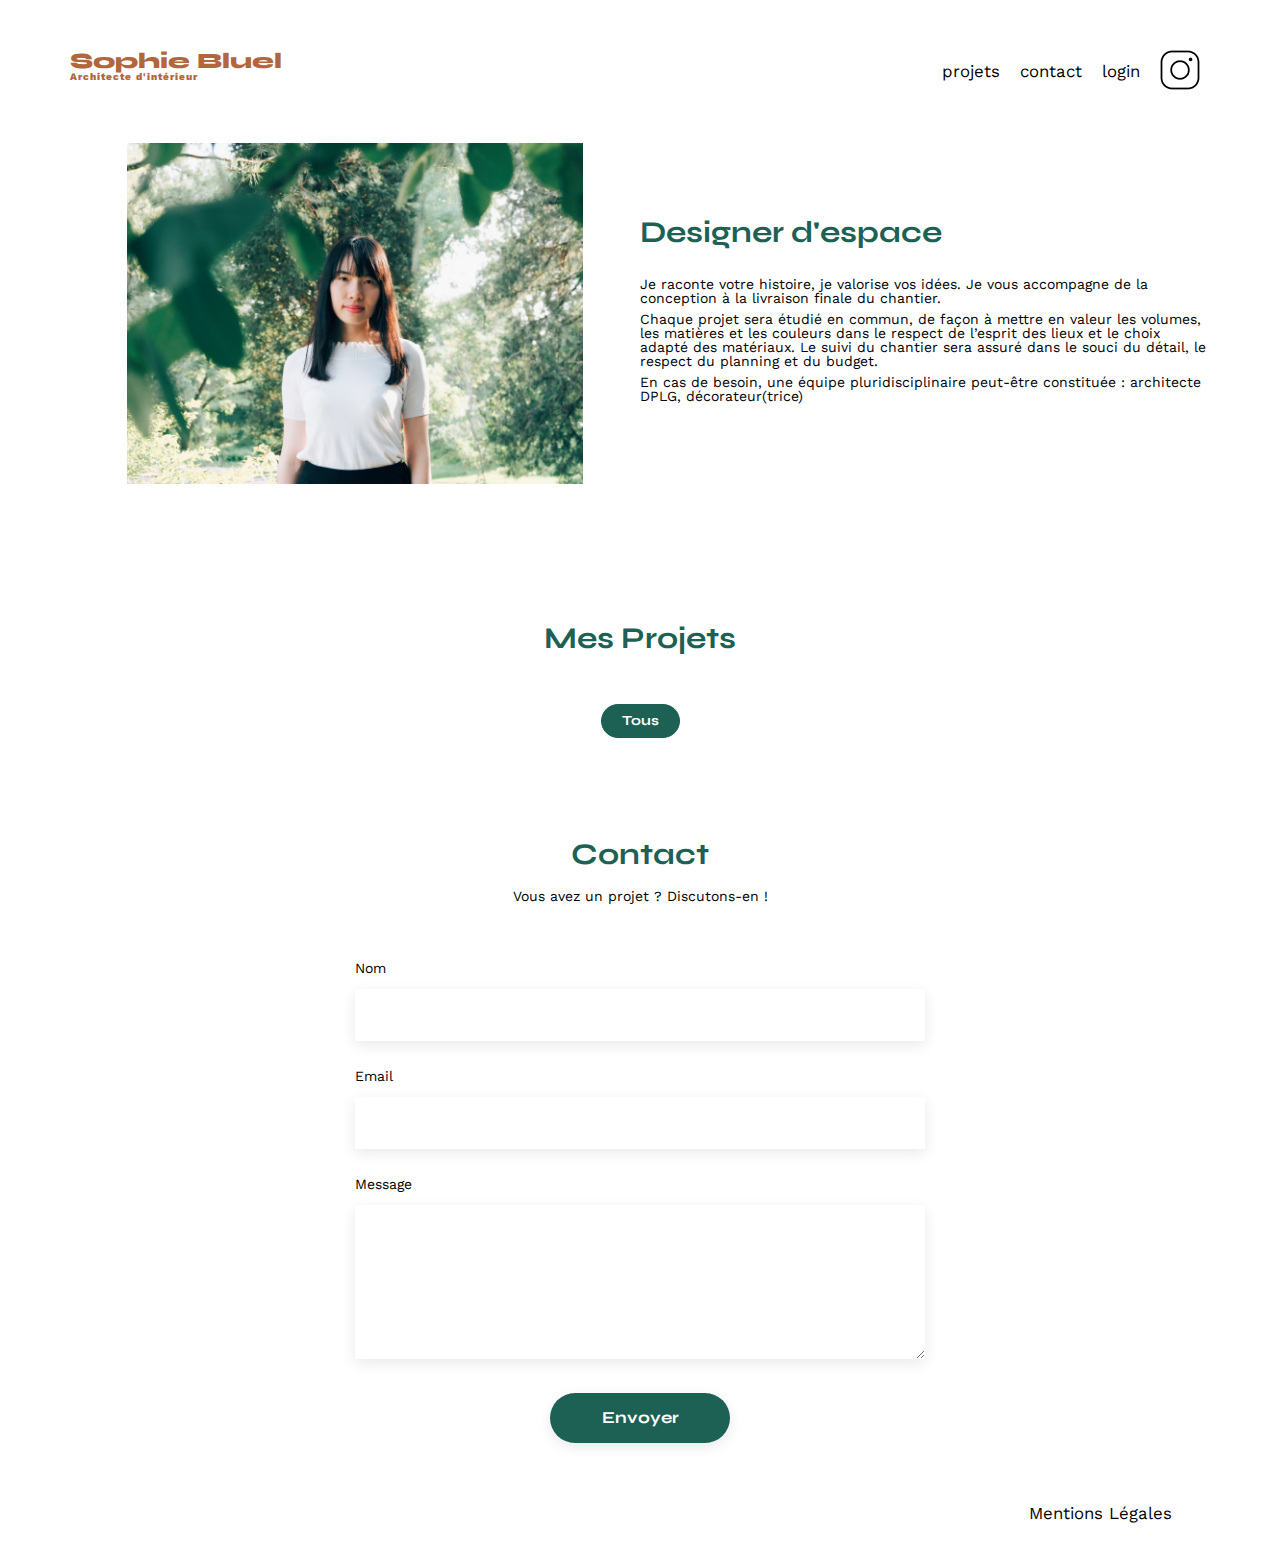
<file: index.html>
<!DOCTYPE html>
<html lang="fr">
<head>
	<meta charset="UTF-8">
	<title>Sophie Bluel - Architecte d'intérieur</title>
	<meta name="viewport" content="width=device-width, initial-scale=1.0">
	<link rel="preconnect" href="https://fonts.googleapis.com">
	<link rel="preconnect" href="https://fonts.gstatic.com" crossorigin>
	<link href="https://fonts.googleapis.com/css2?family=Syne:wght@700;800&family=Work+Sans&display=swap" rel="stylesheet">
	<meta name="description" content="">
	<link rel="stylesheet" href="./assets/style.css">
	<link rel="stylesheet" href="https://cdnjs.cloudflare.com/ajax/libs/font-awesome/6.2.1/css/all.min.css"
        integrity="sha512-MV7K8+y+gLIBoVD59lQIYicR65iaqukzvf/nwasF0nqhPay5w/9lJmVM2hMDcnK1OnMGCdVK+iQrJ7lzPJQd1w=="
        crossorigin="anonymous" referrerpolicy="no-referrer" >
	<script src="./assets/scripts/script.js" defer></script>
</head>
<body>
<header>
 	<div class="edition hidden"><i class="fa-regular fa-pen-to-square"></i>Mode edition</div>
	<h1>Sophie Bluel <span>Architecte d'intérieur</span></h1>
	<nav>
		<ul>
			<li><a href="index.html#portfolio">projets</a></li>
			<li><a href="index.html#contact">contact</a></li>
			<li id="login"><a href="connexion.html">login</a></li>
			<li id="logout" class="hidden">logout</li>
			<li><img src="./assets/icons/instagram.png" alt="Instagram"></li>
		</ul>
	</nav>
</header>
<main>
	<section id="introduction">
		<figure>
			<img src="./assets/images/sophie-bluel.png" alt="">
		</figure>
		<article>
			<h2>Designer d'espace</h2>
			<p>Je raconte votre histoire, je valorise vos idées. Je vous accompagne de la conception à la livraison finale du chantier.</p>
			<p>Chaque projet sera étudié en commun, de façon à mettre en valeur les volumes, les matières et les couleurs dans le respect de l’esprit des lieux et le choix adapté des matériaux. Le suivi du chantier sera assuré dans le souci du détail, le respect du planning et du budget.</p>
			<p>En cas de besoin, une équipe pluridisciplinaire peut-être constituée : architecte DPLG, décorateur(trice)</p>
		</article>
	</section>
	<section id="portfolio">
		<div id="projets">
		<h2>Mes Projets</h2>
		
		</div>
		<div>
			<ul  class="categories">
				<li class="tri active" data-id="0">Tous</li>
			</ul>
		</div>
		<div class="gallery">
		</div>
	</section>
	<section id="contact">
		<h2>Contact</h2>
		<p>Vous avez un projet ? Discutons-en !</p>
		<form action="#" method="post">
			<label for="name">Nom</label>
			<input type="text" name="name" id="name">
			<label for="email">Email</label>
			<input type="email" name="email" id="email">
			<label for="message">Message</label>
			<textarea name="message" id="message" cols="30" rows="10"></textarea>
			<input type="submit" value="Envoyer">
		</form>
	</section>
</main>

 <dialog data-modal class="modalBox modalDel">
	<div class="modal">
	<div class="modal__nav"><a class="modal--close">&times;</a></div>
	<div class="modal__title">Galerie photo</div>
	<div class="modal__content"></div>
	<span class="addImg">Ajouter une photo</span>
	</div>
</dialog>





<dialog data-modal-add class="modalBox modalAdd">
	<div class="modal">
	<div class="modal__nav"><i class="fa-solid fa-arrow-left modal__return"></i><a class="modal--close">&times;</a></div>
	<div class="modal__title">Ajout photo</div>
	
	<form class="form">
		<div class="form__div">
		<div class="form__addPhoto">
			<div class="form__filler"><i class="fa-regular fa-image"></i></div>
			<label for="imgFile" class="form__btn">+ Ajouter Photo</label>
			<p class="form__subtext">jpg, png : 4mo max</p>
			<input type="file" name="imgFile" id="imgFile"  accept="image/jpeg, image/png, image/jpg">
			
		</div>
		<label for="titre" class="title">Titre</label>
		<input type="text" name="titre" id="titre">
		<label for="categorie" class="title">Categorie</label>
		<select name="categories" id="categories">
		</select>
		</div>
	<input type="submit" value="Valider" class="form__valid" id="form__valid" disabled>	
	</form>
</div>
</dialog>



<footer>
	<nav>
		<ul>
			<li>Mentions Légales</li>
		</ul>
	</nav>
</footer>
</body>
</html>
</file>
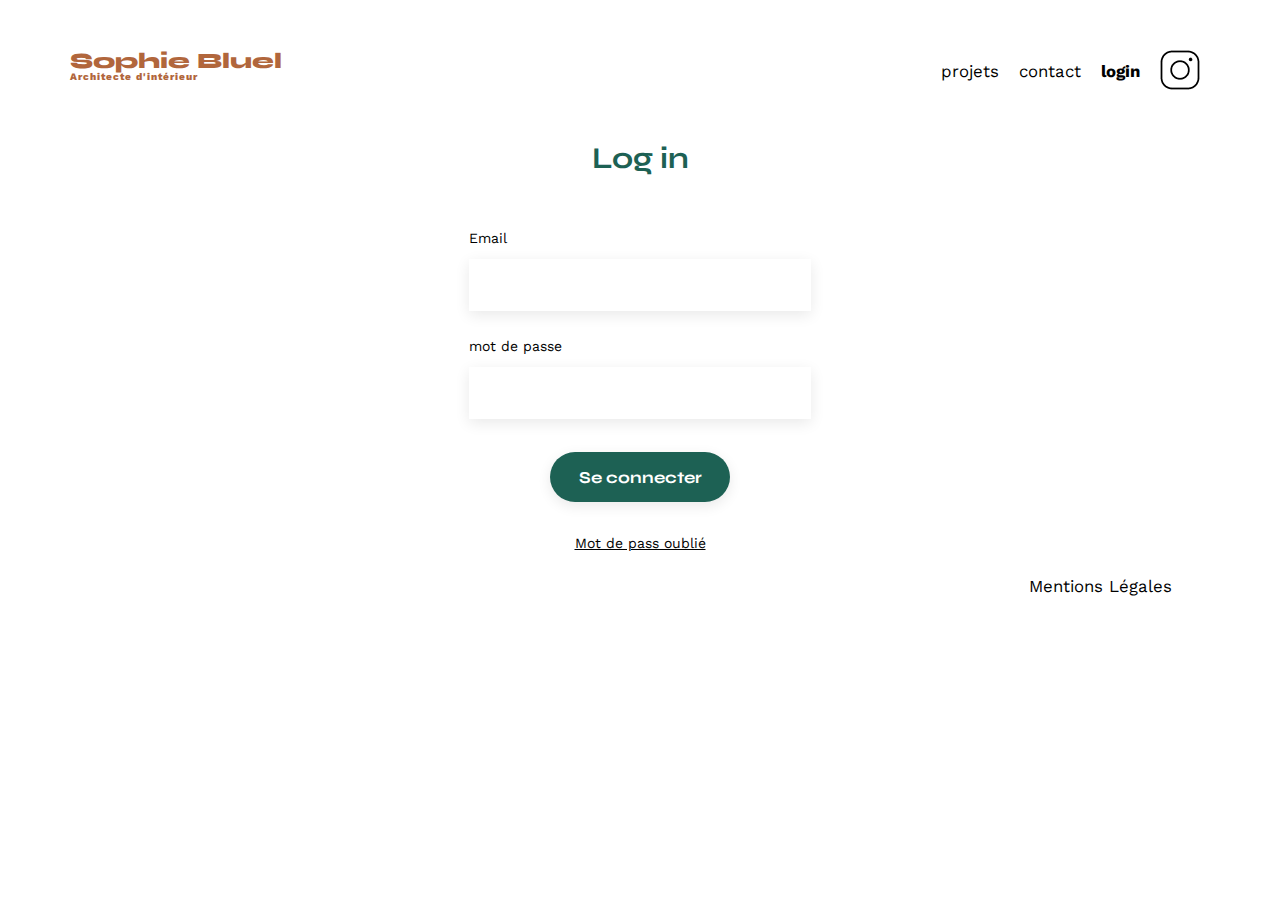
<file: connexion.html>
<!DOCTYPE html>
<html lang="fr">
<head>
	<meta charset="UTF-8">
	<title>Sophie Bluel - Architecte d'intérieur</title>
	<meta name="viewport" content="width=device-width, initial-scale=1.0">
	<link rel="preconnect" href="https://fonts.googleapis.com">
	<link rel="preconnect" href="https://fonts.gstatic.com" crossorigin>
	<link href="https://fonts.googleapis.com/css2?family=Syne:wght@700;800&family=Work+Sans&display=swap" rel="stylesheet">
	<meta name="description" content="">
	<link rel="stylesheet" href="./assets/style.css">
	<script src="./assets/scripts/login.js" defer></script>
</head>
<body>
<header>
	<h1>Sophie Bluel <span>Architecte d'intérieur</span></h1>
	<nav>
		<ul>
			<li><a href="index.html#portfolio">projets</a></li>
			<li><a href="index.html#contact">contact</a></li>
			<li class="strong">login</li>
			<li><img src="./assets/icons/instagram.png" alt="Instagram"></li>
		</ul>
	</nav>
</header>
<main>
	<section id="login">
		<h2>Log in</h2>
		<form action="#" method="post">
			<label for="email">Email</label>
			<input type="email" name="email" id="email">
            <label for="password">mot de passe</label>
			<input type="password" name="password" id="password">
			<input type="submit" value="Se connecter">
		</form>
        <p>Mot de pass oublié</p>
	</section>
</main>

<footer>
	<nav>
		<ul>
			<li>Mentions Légales</li>
		</ul>
	</nav>
</footer>
</body>
</html>
</file>
<file: assets/style.css>
/* http://meyerweb.com/eric/tools/css/reset/
   v2.0 | 20110126
   License: none (public domain)
*/

html, body, div, span, applet, object, iframe,
h1, h2, h3, h4, h5, h6, p, blockquote, pre,
a, abbr, acronym, address, big, cite, code,
del, dfn, em, img, ins, kbd, q, s, samp,
small, strike, strong, sub, sup, tt, var,
b, u, i, center,
dl, dt, dd, ol, ul, li,
fieldset, form, label, legend,
table, caption, tbody, tfoot, thead, tr, th, td,
article, aside, canvas, details, embed,
figure, figcaption, footer, header, hgroup,
menu, nav, output, ruby, section, summary,
time, mark, audio, video {
	margin: 0;
	padding: 0;
	border: 0;
	font-size: 100%;
	font: inherit;
	vertical-align: baseline;
	scroll-behavior: smooth;
}
/* HTML5 display-role reset for older browsers */
article, aside, details, figcaption, figure,
footer, header, hgroup, menu, nav, section {
	display: block;
}
body {
	line-height: 1;
}
ol, ul {
	list-style: none;

}
blockquote, q {
	quotes: none;
}
blockquote:before, blockquote:after,
q:before, q:after {
	content: '';
	content: none;
}
table {
	border-collapse: collapse;
	border-spacing: 0;
}
/** end reset css**/
body {
	max-width: 1140px;
	margin:auto;
	font-family: 'Work Sans' ;
	font-size: 14px;
}
header {
	display: flex;
	justify-content: space-between;
	margin: 50px 0;
/*	margin-top: 6rem;*/
}
section {
	margin: 50px 0
}

h1{
	display: flex;
	flex-direction: column;
	font-family: 'Syne';
	font-size: 22px;
	font-weight: 800;
	color: #B1663C
}

h1 > span {
	font-family: 'Work Sans';
	font-size:10px;
	letter-spacing: 0.1em;
;
}

h2{
	font-family: 'Syne';
	font-weight: 700;
	font-size: 30px;
	color: #1D6154
}
nav ul {
	display: flex;
	align-items: center;
	list-style-type: none;

}
nav li {
	padding: 0 10px;
	font-size: 1.2em;
}

a{
	text-decoration: none;
	color: black;
}

a:hover{
	color: #B1663C;
}

li:hover {
	color: #B1663C;
}
#introduction {
	display: flex;
	align-items: center;
}
#introduction figure {
	flex: 1
}
#introduction img {
	display: block;
	margin: auto;
	width: 80%;
}

#introduction article {
	flex: 1
}
#introduction h2 {
	margin-bottom: 1em;
}

#introduction p {
	margin-bottom: 0.5em;
}
#portfolio h2 {
	text-align: center;
	margin-bottom: 1em;
}
.gallery {
	width: 100%;
	display: grid;
	grid-template-columns: 1fr 1fr 1fr;
	grid-column-gap: 20px;
	grid-row-gap: 20px;
}

.gallery img {
	width: 100%;

}
#contact {
	width: 50%;
margin: auto;
}
#login {
	width: 30%;
margin: auto;
}
#login p{
	text-decoration: underline;
}
#contact > *, #login > * {
	text-align: center;

}
#contact h2, #login h2 {
	margin-bottom: 20px;
}
#contact form, #login form {
	text-align: left;
	margin-top:30px;
	display: flex;
	flex-direction: column;
}

#contact input, #login input, .modal input, .form select {
	height: 50px;
	font-size: 1.2em;
	border: none;
	box-shadow: 0px 4px 14px rgba(0, 0, 0, 0.09);
}
#contact label, #login label  {
	margin: 2em 0 1em 0;
}
#contact textarea, #login textarea {
	border: none;
	box-shadow: 0px 4px 14px rgba(0, 0, 0, 0.09);
}

input[type="submit"]{
	font-family: 'Syne';
	font-weight: 700;
	color: white;
	background-color: #1D6154;
	margin : 2em auto ;
	width: 180px;
	text-align: center;
	border-radius: 60px ;
}

footer nav ul {
	display: flex;
	justify-content: flex-end;
	margin: 2em
}

.categories {
	display: flex;
	justify-content: center;

}

.categories li{
	padding-block: 0.56rem ;
	padding-inline: 1.25rem;
	font-family: 'Syne';
	font-weight: 700;
	color: #1D6154;
	background-color: white;
	margin-inline : 0.62rem;
	margin-bottom: 3.19rem;
	text-align: center;
	border-radius: 60px ;
	border: solid 1px #1D6154;

}
.categories li:hover, .categories .active{
	color: white;
	background-color: #1D6154;
	cursor:default;
}

.warning{
	margin: 1rem;
	color: red;
	font-size: 1rem;
	font-size: 700;
}

.edition{
	position:absolute;
	display: flex;
	justify-content: center;
	align-items: center;
	left:0;
	top:0;
	width: 100%;
	height: 3.6rem;
	background-color: black;
	color: white;
}

.fa-pen-to-square{
	margin-inline: 0.71rem;
}

.hidden{
	display: none;
}

#logout{
	cursor: pointer;
}

#projets{
	position: relative;
}

#projets h2{
	position: relative;
	margin-bottom: 3.19rem;
	margin-top: 8.69rem;
}
#projets span{
	position: absolute;
	top: 50%;
  	left: 65%;
  	transform: translate(-50%, -50%);
	cursor: pointer;
}

.strong{
	font-weight: 700;
}


/* modales */ 

.modal{
	display: flex;
	flex-direction: column;
	justify-content: center;
	align-items: center;
	
	
}

.modalBox{
	border-radius: 10px;
	width: 630px;
	border: none;
	outline: none;
	box-shadow: 0px 4px 14px rgba(0, 0, 0, 0.09);

}

.modalBox::backdrop{
	background-color: rgba(0, 0, 0, 0.5);
}

.modal__nav{
	width: 90%;
	display: flex;
	justify-content: right;
	font-size: 1.5rem;
}

.modal__nav a{
	cursor: pointer;
}
.modal__nav a:hover{
	color: black;
}

/* .modalAdd{
	display: none;
}

.modalDel{
	display: none;
}
 */
.modalAdd .modal__nav{
	justify-content: space-between;
}

.modalAdd form{
	display: flex;
	flex-direction: column;
}

.modal__title{
	font-size: 1.62rem;
	font-weight: 400;
}

.modal__content{
	display: flex;
	flex-wrap: wrap;
	/* justify-content: center; */
	width: 72%;
	padding-bottom: 4.21rem;
	border-bottom:solid 2px #b3b3b3;
}

.modal__image{
	position: relative;
	width: 4.88rem;
	height: 6.50rem;
	margin-inline: 0.39rem;
	margin-top: 1.59rem;
}

.fa-trash-can{
	position:absolute;
	right: 0.3rem;
	top: 0.3rem;
	font-size: 0.7rem;
	color: white;
	background-color: black;
	padding: 0.25rem;
	border-radius: 3px;
}

.modal__image img{
	width: 4.88rem;
	height: 6.50rem;
	object-fit:fill;
}

.modal span {
	display: flex;
	justify-content: center;
	align-items: center;
	font-family: 'Syne';
	font-weight: 700;
	color: white;
	background-color: #1D6154;
	margin : 2em auto ;
	width: 180px;
	border-radius: 60px ;
	height: 2.25rem;
	font-size: 0.87em;
	border: none;
	box-shadow: 0px 4px 14px rgba(0, 0, 0, 0.09);
	cursor: pointer;
}

/* formulaire modal add */ 

#imgFile {
	visibility: hidden;
	display: none;
}

.form{

	width: 72%;
}
.form__div{
	display: flex;
	flex-direction: column;
	padding-bottom: 2.94rem;
	border-bottom:solid 2px #b3b3b3;
}

.form .title{
	margin-bottom: 0.63rem;
	color: #3D3D3D;
	font-family: Work Sans;
	font-size: 0.875rem;
	font-weight: 500; 
}
.form input{
	margin-bottom: 1.31rem;
}
.form select{
	background-color: white;
}

.form__addPhoto{
	background-color: #E8F1F6;
	display: flex;
	flex-direction: column;
	/* justify-content: center; */
	align-items: center;
	/* align-content: center; */
	/* padding-block: 0.81rem; */
	width: 100%;
	margin-block: 2.25rem;
}

.form__btn{
	display: block;
	padding-block: 0.5rem;
	padding-inline: 1.5rem;
	background-color: #CBD6DC;
	color: #306685; 
	border-radius: 60px;
	margin-block: 0.44rem;
	cursor: pointer;
}

.form__filler{
	padding-top: 0.81rem;
	font-size: 4.75rem;
	color: #CBD6DC;

}

.form__subtext{
	padding-bottom: 0.81rem;
	color: #444;
	font-size: 0.62rem;
}

#form__valid{

	width: 14.8125rem;
	height: 2.25rem;
	font-size: 0.875rem; 
}
#form__valid:disabled{
	background-color: #a7a7a7;

}

.imgSize{
	width: 8.06rem;
	object-fit:fill;
}
</file>
